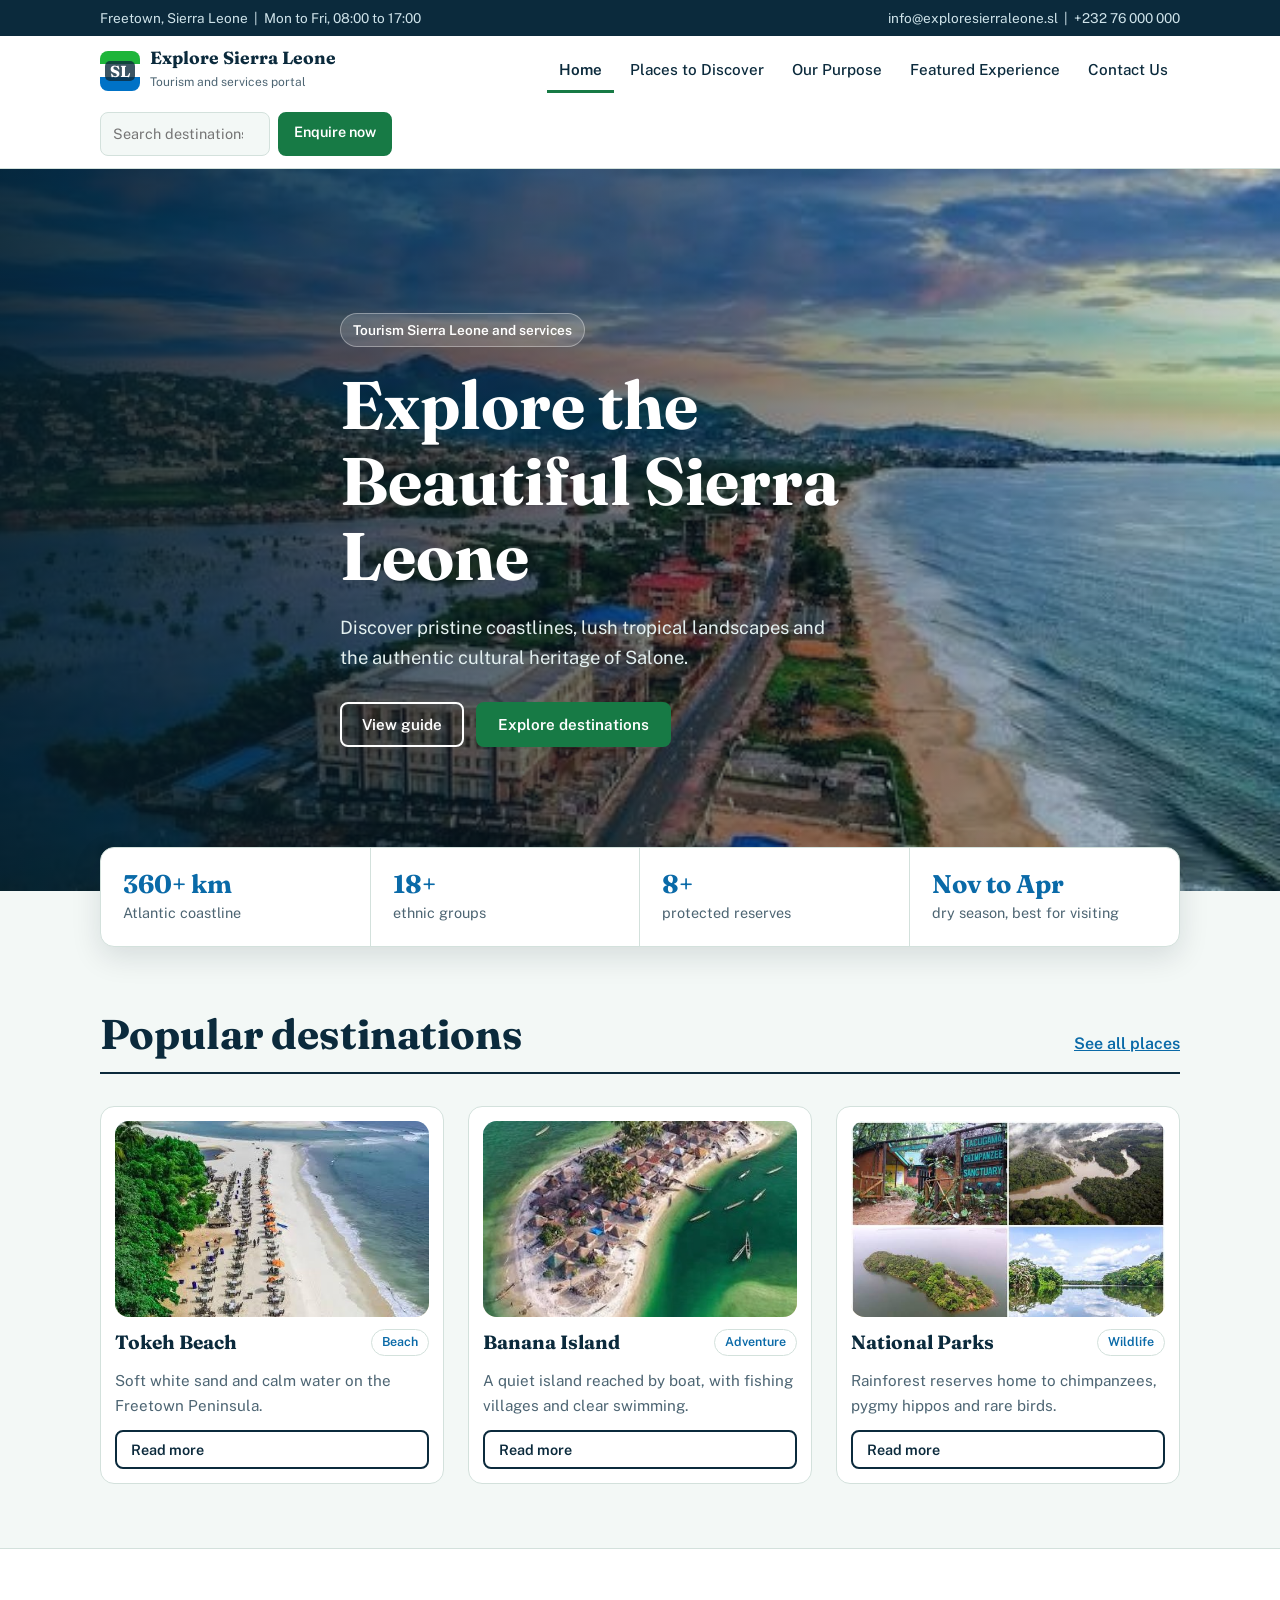
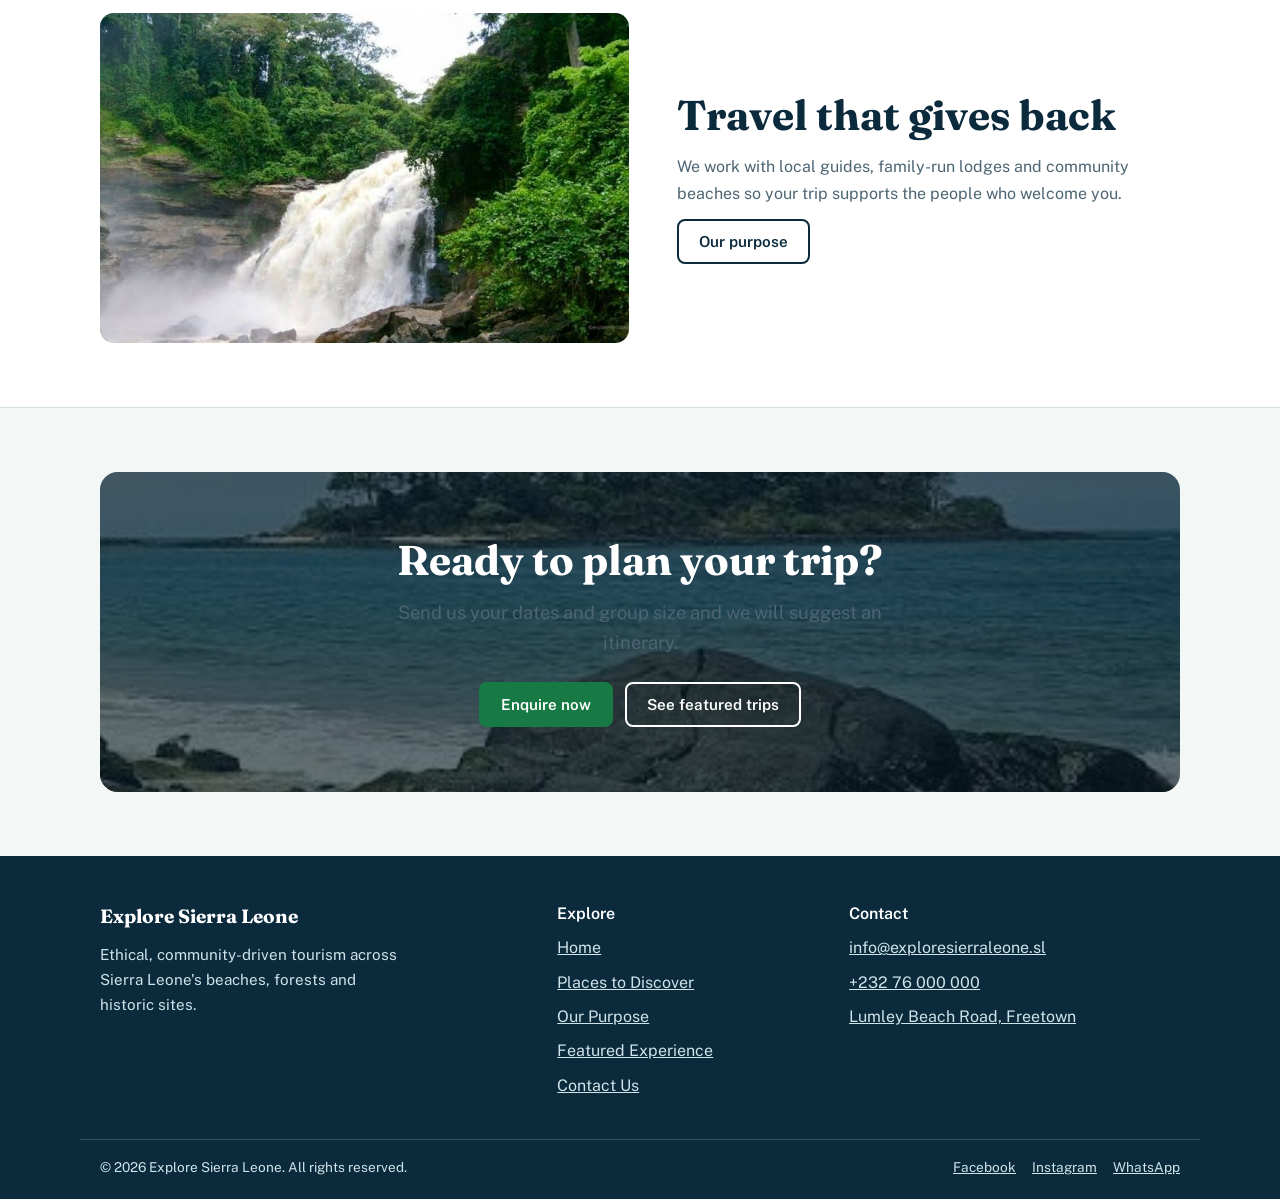
<file: index.html>
<!DOCTYPE html>
<html lang="en"><head><meta charset="utf-8"><meta name="viewport" content="width=device-width, initial-scale=1">
<title>Home | Explore Sierra Leone</title>
<link href="https://fonts.googleapis.com/css2?family=Fraunces:opsz,wght@9..144,600;9..144,700&family=Public+Sans:wght@400;500;600&display=swap" rel="stylesheet">
<link rel="stylesheet" href="style.css"></head><body>
<div class="top"><div class="wrap"><span>Freetown, Sierra Leone &nbsp;|&nbsp; Mon to Fri, 08:00 to 17:00</span><span>info@exploresierraleone.sl &nbsp;|&nbsp; +232 76 000 000</span></div></div><header><div class="bar"><a class="brand" href="index.html" aria-label="Explore Sierra Leone home"><span class="logo"><span>SL</span></span><span><b>Explore Sierra Leone</b><small>Tourism and services portal</small></span></a>
<nav aria-label="Main"><a href="index.html" aria-current="page">Home</a><a href="places.html">Places to Discover</a><a href="purpose.html">Our Purpose</a><a href="featured.html">Featured Experience</a><a href="contact.html">Contact Us</a></nav>
<div class="tools"><input class="search" id="q" type="search" placeholder="Search destinations" aria-label="Search destinations"><a class="btn solid sm" href="contact.html">Enquire now</a></div></div></header>
<main><section class="hero2"><figure class="ph scene herobg "><img src="images/hero.jpg" alt="Sierra Leone coastline" loading="lazy" onerror="this.remove()"><span class="hint">Add photo: images/hero.jpg</span></figure><div class="shade"></div><div class="hc"><div class="wrap"><span class="tag">Tourism Sierra Leone and services</span><h1>Explore the Beautiful Sierra Leone</h1>
<p class="lead">Discover pristine coastlines, lush tropical landscapes and the authentic cultural heritage of Salone.</p><div class="cta"><a class="btn" href="purpose.html">View guide</a><a class="btn solid" href="places.html">Explore destinations</a></div></div></div></section>
<div class="wrap"><div class="quick"><div><b>360+ km</b><span>Atlantic coastline</span></div><div><b>18+</b><span>ethnic groups</span></div><div><b>8+</b><span>protected reserves</span></div><div><b>Nov to Apr</b><span>dry season, best for visiting</span></div></div></div>
<section><div class="wrap"><div class="head"><h2>Popular destinations</h2><a class="link" href="places.html">See all places</a></div><div class="grid"><article class="card"><figure class="ph scene ratio "><img src="images/tokeh-beach.jpg" alt="Tokeh Beach" loading="lazy" onerror="this.remove()"><span class="hint">Add photo: images/tokeh-beach.jpg</span></figure><div class="row"><h3>Tokeh Beach</h3><span class="badge">Beach</span></div><p>Soft white sand and calm water on the Freetown Peninsula.</p><a class="btn sm" href="places.html">Read more</a></article><article class="card"><figure class="ph scene ratio "><img src="images/banana-island.jpg" alt="Banana Island" loading="lazy" onerror="this.remove()"><span class="hint">Add photo: images/banana-island.jpg</span></figure><div class="row"><h3>Banana Island</h3><span class="badge">Adventure</span></div><p>A quiet island reached by boat, with fishing villages and clear swimming.</p><a class="btn sm" href="places.html">Read more</a></article><article class="card"><figure class="ph scene ratio "><img src="images/national-parks.jpg" alt="National Parks" loading="lazy" onerror="this.remove()"><span class="hint">Add photo: images/national-parks.jpg</span></figure><div class="row"><h3>National Parks</h3><span class="badge">Wildlife</span></div><p>Rainforest reserves home to chimpanzees, pygmy hippos and rare birds.</p><a class="btn sm" href="places.html">Read more</a></article></div></div></section>
<section class="surf"><div class="wrap two"><figure class="ph scene ratio "><img src="images/home-about.jpg" alt="Waterfall in a Sierra Leone forest" loading="lazy" onerror="this.remove()"><span class="hint">Add photo: images/home-about.jpg</span></figure><div><h2>Travel that gives back</h2><p class="txt" style="margin-top:16px">We work with local guides, family-run lodges and community beaches so your trip supports the people who welcome you.</p><a class="btn" href="purpose.html">Our purpose</a></div></div></section>
<section><div class="wrap"><div class="cta2"><figure class="ph scene herobg "><img src="images/home-cta.jpg" alt="Rocky coast and island" loading="lazy" onerror="this.remove()"><span class="hint">Add photo: images/home-cta.jpg</span></figure><div class="shade"></div><div class="hc"><div><h2>Ready to plan your trip?</h2><p class="lead" style="margin:14px auto 24px">Send us your dates and group size and we will suggest an itinerary.</p><div class="cta"><a class="btn solid" href="contact.html">Enquire now</a><a class="btn" href="featured.html">See featured trips</a></div></div></div></div></div></section></main>
<footer><div class="wrap fgrid"><div><b>Explore Sierra Leone</b><p>Ethical, community-driven tourism across Sierra Leone's beaches, forests and historic sites.</p></div>
<div><h4>Explore</h4><a href="index.html">Home</a><a href="places.html">Places to Discover</a><a href="purpose.html">Our Purpose</a><a href="featured.html">Featured Experience</a><a href="contact.html">Contact Us</a></div>
<div><h4>Contact</h4><a href="#">info@exploresierraleone.sl</a><a href="#">+232 76 000 000</a><a href="#">Lumley Beach Road, Freetown</a></div></div>
<div class="wrap fbot" style="display:flex;justify-content:space-between;flex-wrap:wrap;gap:8px"><span>&copy; 2026 Explore Sierra Leone. All rights reserved.</span><span><a href="#">Facebook</a><a href="#">Instagram</a><a href="#">WhatsApp</a></span></div></footer>
<script src="script.js"></script></body></html>
</file>
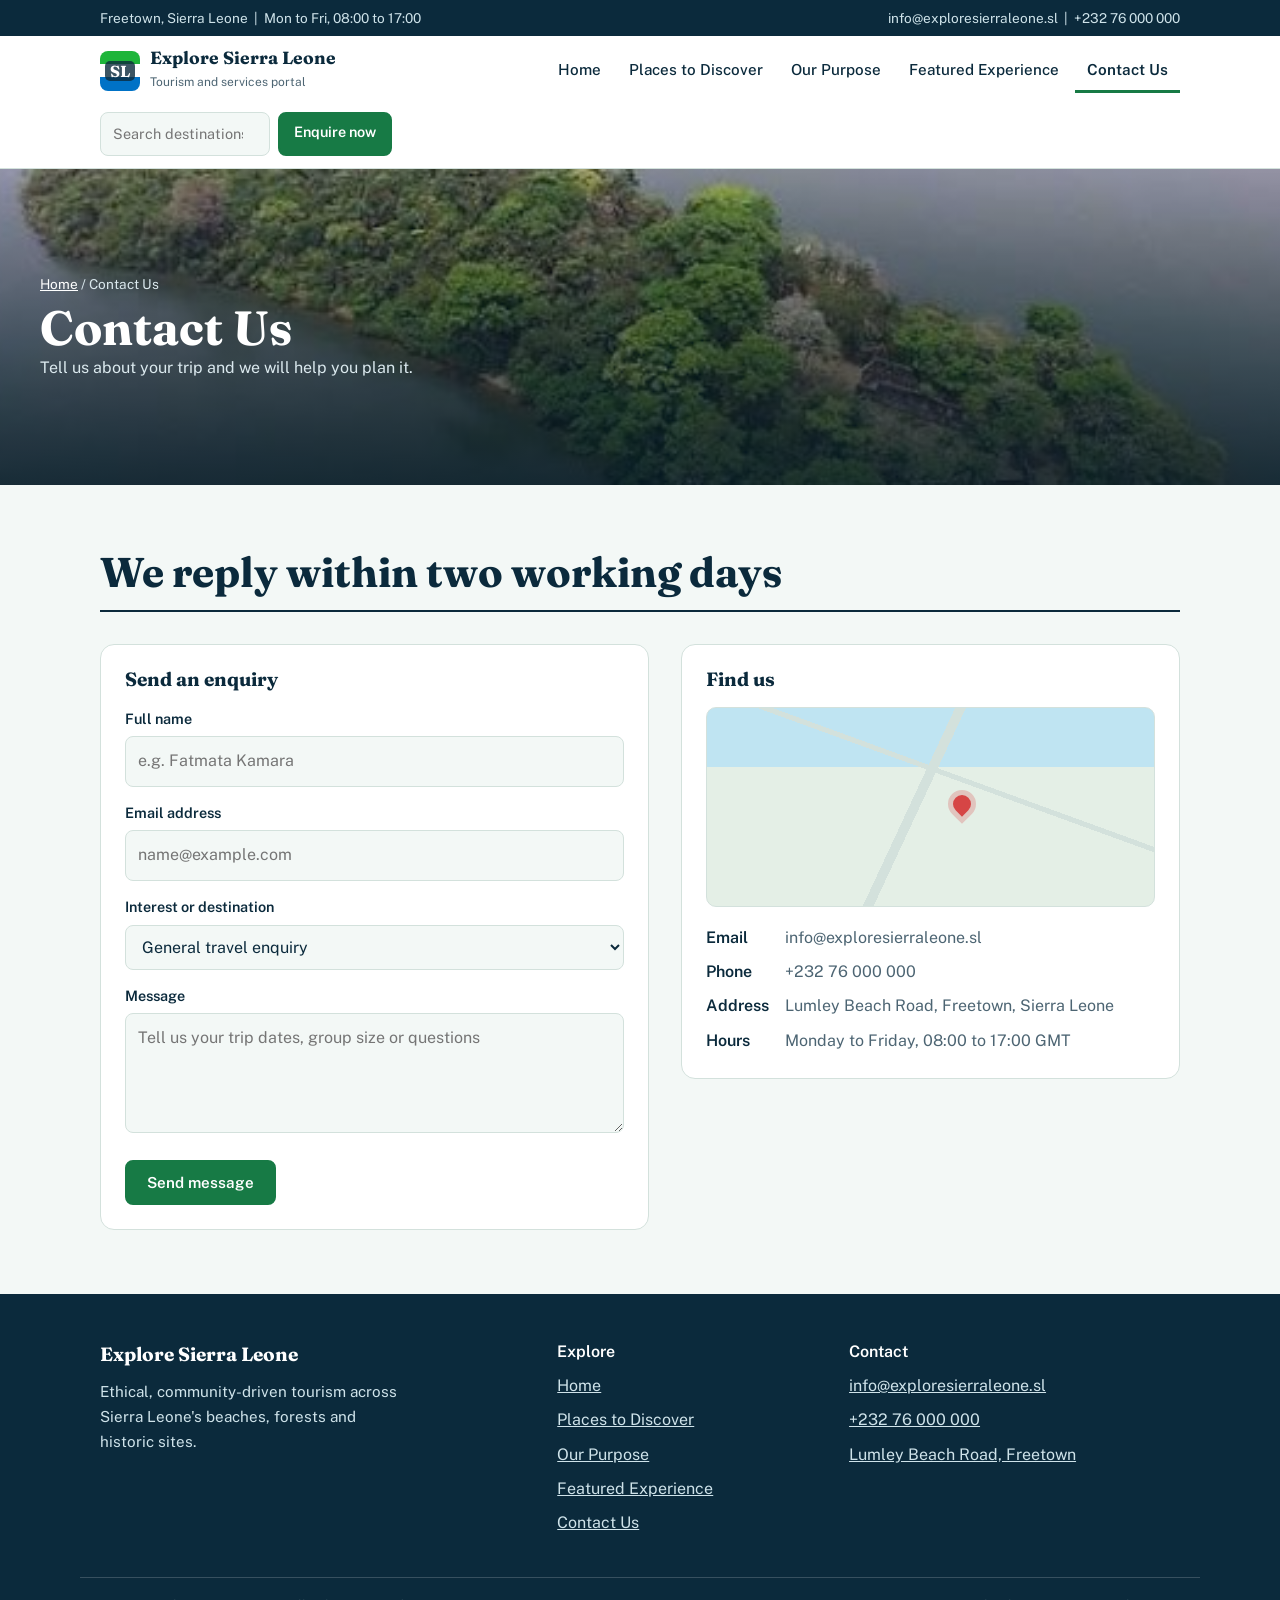
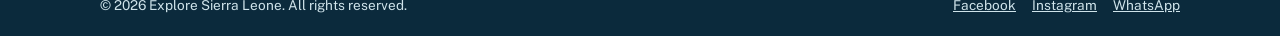
<file: contact.html>
<!DOCTYPE html>
<html lang="en"><head><meta charset="utf-8"><meta name="viewport" content="width=device-width, initial-scale=1">
<title>Contact Us | Explore Sierra Leone</title>
<link href="https://fonts.googleapis.com/css2?family=Fraunces:opsz,wght@9..144,600;9..144,700&family=Public+Sans:wght@400;500;600&display=swap" rel="stylesheet">
<link rel="stylesheet" href="style.css"></head><body>
<div class="top"><div class="wrap"><span>Freetown, Sierra Leone &nbsp;|&nbsp; Mon to Fri, 08:00 to 17:00</span><span>info@exploresierraleone.sl &nbsp;|&nbsp; +232 76 000 000</span></div></div><header><div class="bar"><a class="brand" href="index.html" aria-label="Explore Sierra Leone home"><span class="logo"><span>SL</span></span><span><b>Explore Sierra Leone</b><small>Tourism and services portal</small></span></a>
<nav aria-label="Main"><a href="index.html">Home</a><a href="places.html">Places to Discover</a><a href="purpose.html">Our Purpose</a><a href="featured.html">Featured Experience</a><a href="contact.html" aria-current="page">Contact Us</a></nav>
<div class="tools"><input class="search" id="q" type="search" placeholder="Search destinations" aria-label="Search destinations"><a class="btn solid sm" href="contact.html">Enquire now</a></div></div></header>
<main><section class="banner"><figure class="ph scene herobg "><img src="images/banner-contact.jpg" alt="Contact Us banner" loading="lazy" onerror="this.remove()"><span class="hint">Add photo: images/banner-contact.jpg</span></figure><div class="shade"></div><div class="hc"><div class="wrap"><p class="crumb"><a href="index.html">Home</a> / Contact Us</p><h1>Contact Us</h1><p>Tell us about your trip and we will help you plan it.</p></div></div></section><section><div class="wrap"><div class="head"><h2>We reply within two working days</h2></div><div class="cgrid">
<form class="panel" id="form" novalidate><h3>Send an enquiry</h3>
<label for="n">Full name</label><input id="n" placeholder="e.g. Fatmata Kamara" required autocomplete="name">
<label for="e">Email address</label><input id="e" type="email" placeholder="name@example.com" required autocomplete="email">
<label for="t">Interest or destination</label><select id="t"><option>General travel enquiry</option><option>Tokeh Beach</option><option>Banana Island</option><option>Bureh Beach</option><option>National Parks</option><option>River No. 2 Beach</option><option>Bunce Island</option></select>
<label for="m">Message</label><textarea id="m" placeholder="Tell us your trip dates, group size or questions" required></textarea>
<div style="margin-top:18px"><button class="btn solid" type="submit">Send message</button></div>
<p class="ok" id="ok" role="status">Thank you. We have your enquiry and will reply within two working days.</p></form>
<div class="panel"><h3>Find us</h3><div class="map" role="img" aria-label="Map showing the office in Freetown"></div>
<dl><dt>Email</dt><dd>info@exploresierraleone.sl</dd><dt>Phone</dt><dd>+232 76 000 000</dd><dt>Address</dt><dd>Lumley Beach Road, Freetown, Sierra Leone</dd><dt>Hours</dt><dd>Monday to Friday, 08:00 to 17:00 GMT</dd></dl></div></div></div></section></main>
<footer><div class="wrap fgrid"><div><b>Explore Sierra Leone</b><p>Ethical, community-driven tourism across Sierra Leone's beaches, forests and historic sites.</p></div>
<div><h4>Explore</h4><a href="index.html">Home</a><a href="places.html">Places to Discover</a><a href="purpose.html">Our Purpose</a><a href="featured.html">Featured Experience</a><a href="contact.html">Contact Us</a></div>
<div><h4>Contact</h4><a href="#">info@exploresierraleone.sl</a><a href="#">+232 76 000 000</a><a href="#">Lumley Beach Road, Freetown</a></div></div>
<div class="wrap fbot" style="display:flex;justify-content:space-between;flex-wrap:wrap;gap:8px"><span>&copy; 2026 Explore Sierra Leone. All rights reserved.</span><span><a href="#">Facebook</a><a href="#">Instagram</a><a href="#">WhatsApp</a></span></div></footer>
<script src="script.js"></script></body></html>
</file>
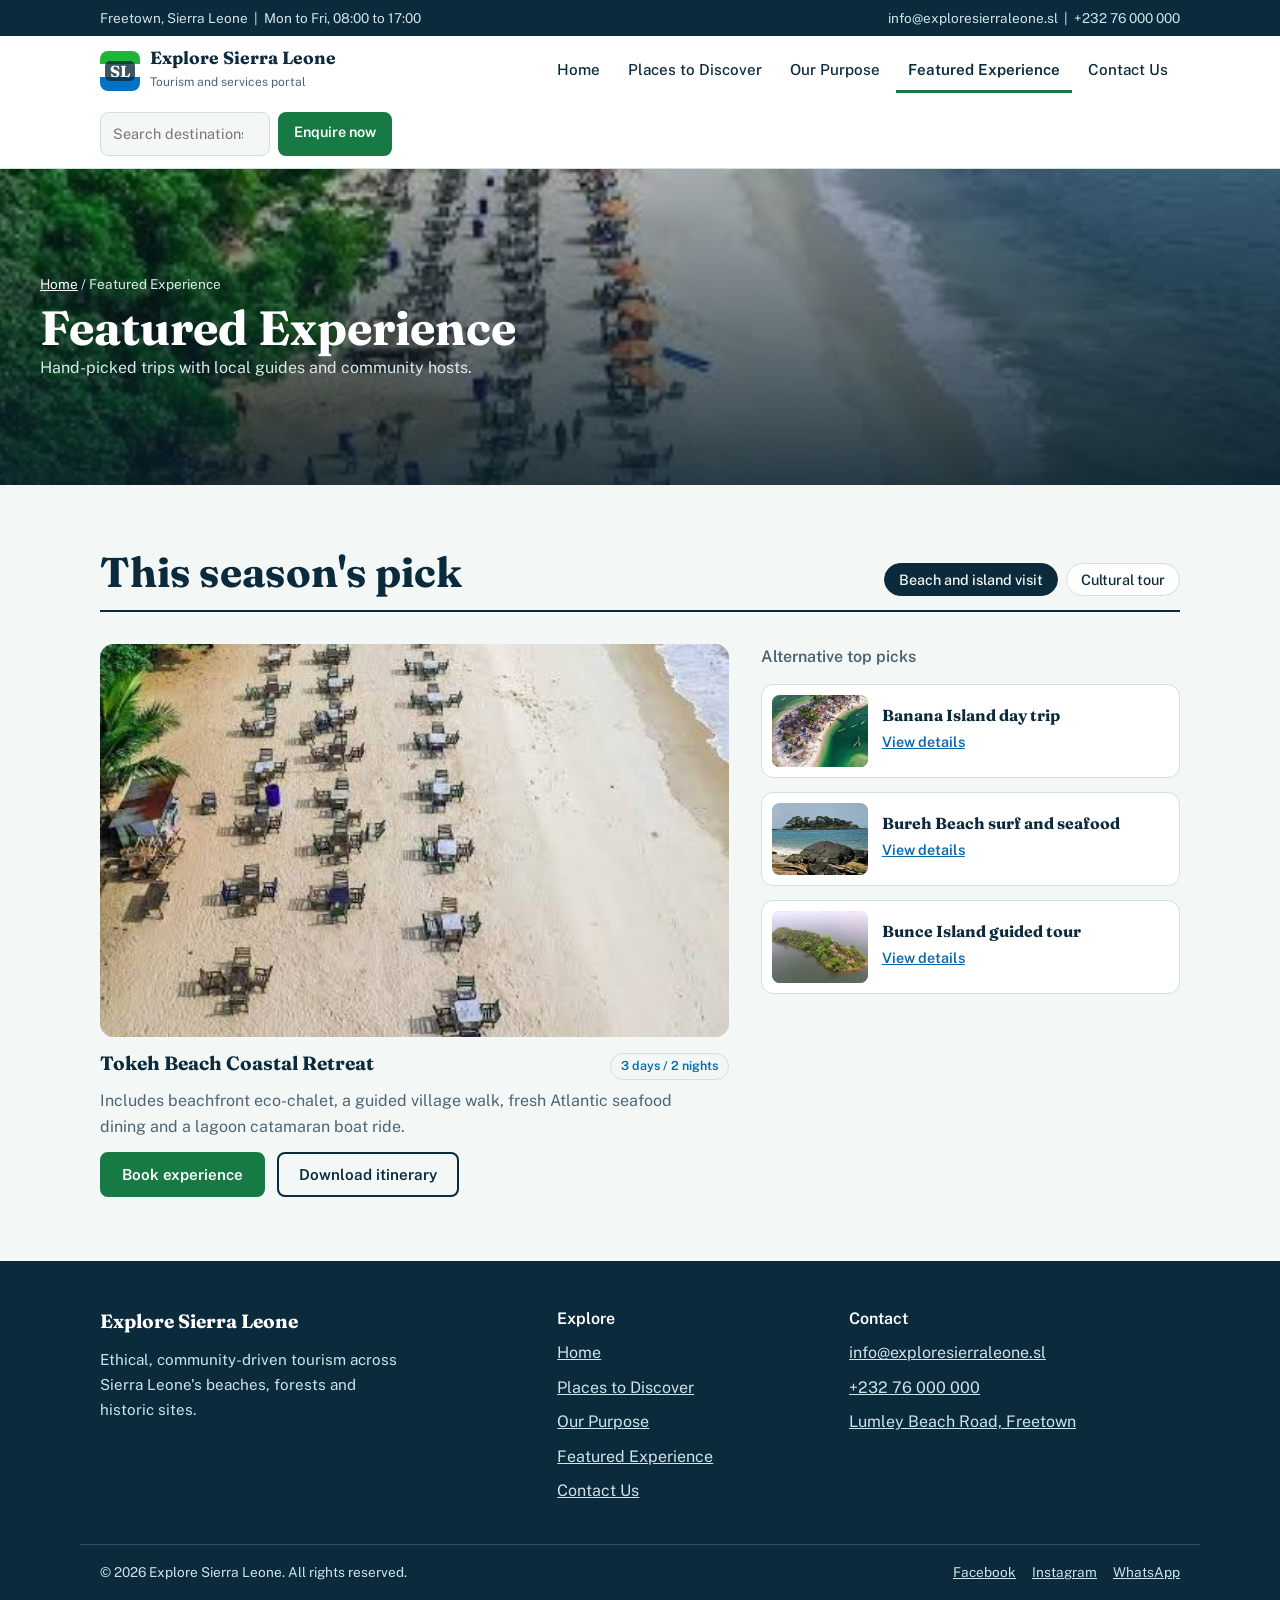
<file: featured.html>
<!DOCTYPE html>
<html lang="en"><head><meta charset="utf-8"><meta name="viewport" content="width=device-width, initial-scale=1">
<title>Featured Experience | Explore Sierra Leone</title>
<link href="https://fonts.googleapis.com/css2?family=Fraunces:opsz,wght@9..144,600;9..144,700&family=Public+Sans:wght@400;500;600&display=swap" rel="stylesheet">
<link rel="stylesheet" href="style.css"></head><body>
<div class="top"><div class="wrap"><span>Freetown, Sierra Leone &nbsp;|&nbsp; Mon to Fri, 08:00 to 17:00</span><span>info@exploresierraleone.sl &nbsp;|&nbsp; +232 76 000 000</span></div></div><header><div class="bar"><a class="brand" href="index.html" aria-label="Explore Sierra Leone home"><span class="logo"><span>SL</span></span><span><b>Explore Sierra Leone</b><small>Tourism and services portal</small></span></a>
<nav aria-label="Main"><a href="index.html">Home</a><a href="places.html">Places to Discover</a><a href="purpose.html">Our Purpose</a><a href="featured.html" aria-current="page">Featured Experience</a><a href="contact.html">Contact Us</a></nav>
<div class="tools"><input class="search" id="q" type="search" placeholder="Search destinations" aria-label="Search destinations"><a class="btn solid sm" href="contact.html">Enquire now</a></div></div></header>
<main><section class="banner"><figure class="ph scene herobg "><img src="images/banner-featured.jpg" alt="Featured Experience banner" loading="lazy" onerror="this.remove()"><span class="hint">Add photo: images/banner-featured.jpg</span></figure><div class="shade"></div><div class="hc"><div class="wrap"><p class="crumb"><a href="index.html">Home</a> / Featured Experience</p><h1>Featured Experience</h1><p>Hand-picked trips with local guides and community hosts.</p></div></div></section><section><div class="wrap"><div class="head"><h2>This season's pick</h2><div class="filters"><button aria-pressed="true" disabled>Beach and island visit</button><button aria-pressed="false" disabled>Cultural tour</button></div></div>
<div class="feat"><article><figure class="ph scene ratio"><img src="images/featured-tokeh.jpg" alt="Tokeh Beach" loading="lazy" onerror="this.remove()"><span class="hint">Add photo: images/featured-tokeh.jpg</span></figure>
<div class="meta"><h3>Tokeh Beach Coastal Retreat</h3><span class="badge">3 days / 2 nights</span></div>
<p class="txt">Includes beachfront eco-chalet, a guided village walk, fresh Atlantic seafood dining and a lagoon catamaran boat ride.</p>
<div class="cta"><a class="btn solid" href="contact.html">Book experience</a><a class="btn" href="contact.html">Download itinerary</a></div></article>
<aside><p class="side">Alternative top picks</p>
<div class="pick"><figure class="ph scene island"><img src="images/banana-island.jpg" alt="Banana Island" loading="lazy" onerror="this.remove()"><span class="hint">Add photo: images/banana-island.jpg</span></figure><div><h3>Banana Island day trip</h3><a href="contact.html">View details</a></div></div>
<div class="pick"><figure class="ph scene "><img src="images/bureh-beach.jpg" alt="Bureh Beach" loading="lazy" onerror="this.remove()"><span class="hint">Add photo: images/bureh-beach.jpg</span></figure><div><h3>Bureh Beach surf and seafood</h3><a href="contact.html">View details</a></div></div>
<div class="pick"><figure class="ph scene history"><img src="images/bunce-island.jpg" alt="Bunce Island" loading="lazy" onerror="this.remove()"><span class="hint">Add photo: images/bunce-island.jpg</span></figure><div><h3>Bunce Island guided tour</h3><a href="contact.html">View details</a></div></div></aside></div></div></section></main>
<footer><div class="wrap fgrid"><div><b>Explore Sierra Leone</b><p>Ethical, community-driven tourism across Sierra Leone's beaches, forests and historic sites.</p></div>
<div><h4>Explore</h4><a href="index.html">Home</a><a href="places.html">Places to Discover</a><a href="purpose.html">Our Purpose</a><a href="featured.html">Featured Experience</a><a href="contact.html">Contact Us</a></div>
<div><h4>Contact</h4><a href="#">info@exploresierraleone.sl</a><a href="#">+232 76 000 000</a><a href="#">Lumley Beach Road, Freetown</a></div></div>
<div class="wrap fbot" style="display:flex;justify-content:space-between;flex-wrap:wrap;gap:8px"><span>&copy; 2026 Explore Sierra Leone. All rights reserved.</span><span><a href="#">Facebook</a><a href="#">Instagram</a><a href="#">WhatsApp</a></span></div></footer>
<script src="script.js"></script></body></html>
</file>
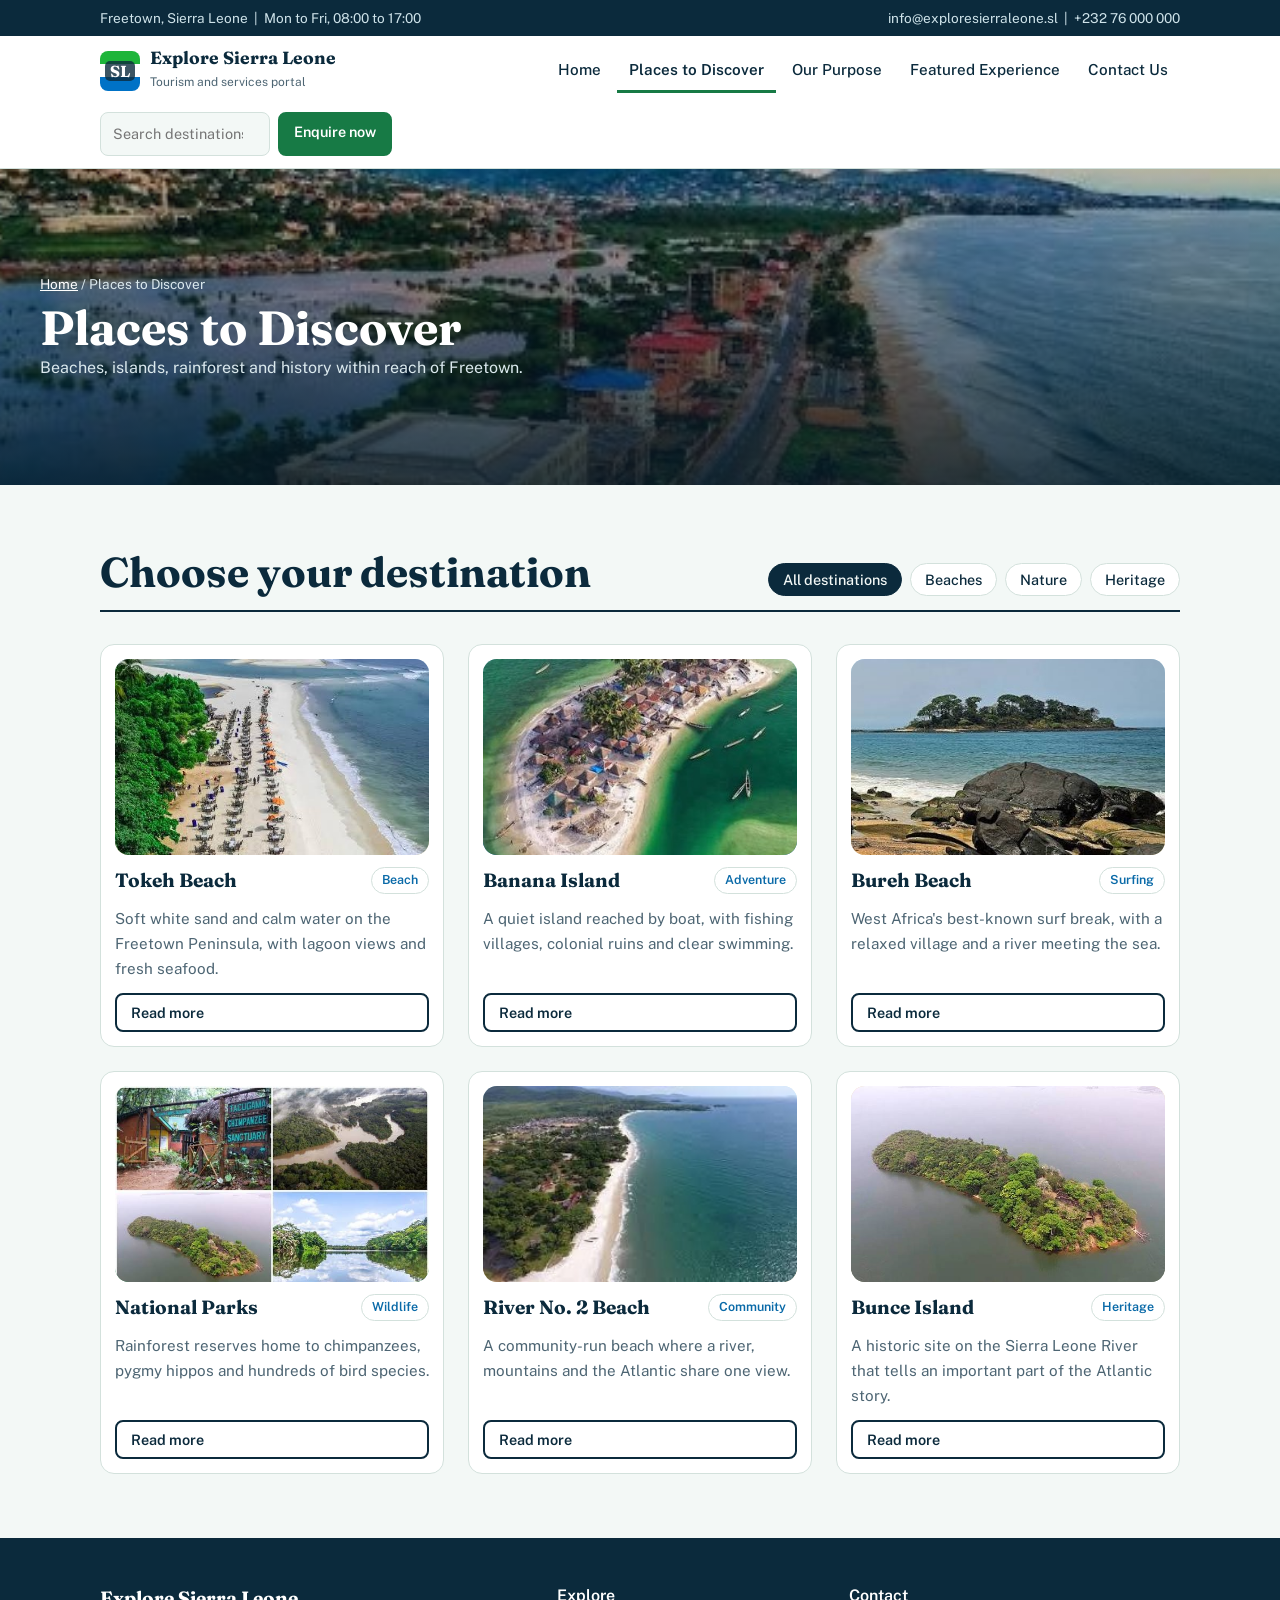
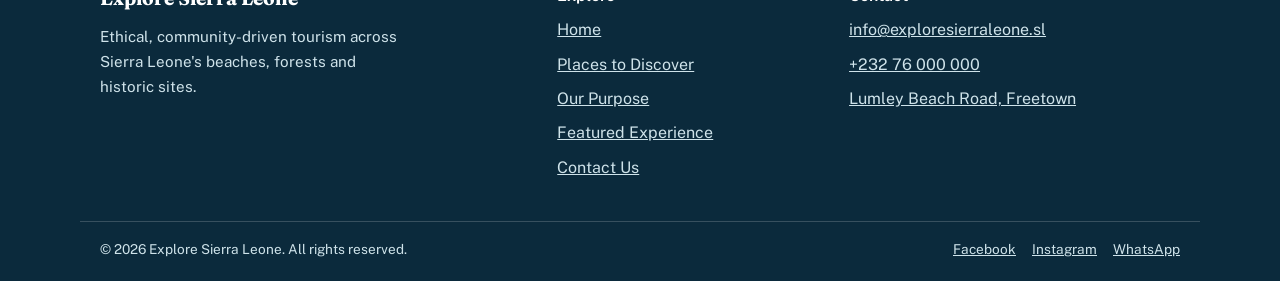
<file: places.html>
<!DOCTYPE html>
<html lang="en"><head><meta charset="utf-8"><meta name="viewport" content="width=device-width, initial-scale=1">
<title>Places to Discover | Explore Sierra Leone</title>
<link href="https://fonts.googleapis.com/css2?family=Fraunces:opsz,wght@9..144,600;9..144,700&family=Public+Sans:wght@400;500;600&display=swap" rel="stylesheet">
<link rel="stylesheet" href="style.css"></head><body>
<div class="top"><div class="wrap"><span>Freetown, Sierra Leone &nbsp;|&nbsp; Mon to Fri, 08:00 to 17:00</span><span>info@exploresierraleone.sl &nbsp;|&nbsp; +232 76 000 000</span></div></div><header><div class="bar"><a class="brand" href="index.html" aria-label="Explore Sierra Leone home"><span class="logo"><span>SL</span></span><span><b>Explore Sierra Leone</b><small>Tourism and services portal</small></span></a>
<nav aria-label="Main"><a href="index.html">Home</a><a href="places.html" aria-current="page">Places to Discover</a><a href="purpose.html">Our Purpose</a><a href="featured.html">Featured Experience</a><a href="contact.html">Contact Us</a></nav>
<div class="tools"><input class="search" id="q" type="search" placeholder="Search destinations" aria-label="Search destinations"><a class="btn solid sm" href="contact.html">Enquire now</a></div></div></header>
<main><section class="banner"><figure class="ph scene herobg "><img src="images/banner-places.jpg" alt="Places to Discover banner" loading="lazy" onerror="this.remove()"><span class="hint">Add photo: images/banner-places.jpg</span></figure><div class="shade"></div><div class="hc"><div class="wrap"><p class="crumb"><a href="index.html">Home</a> / Places to Discover</p><h1>Places to Discover</h1><p>Beaches, islands, rainforest and history within reach of Freetown.</p></div></div></section><section><div class="wrap"><div class="head"><h2>Choose your destination</h2><div class="filters" role="group" aria-label="Filter places">
<button aria-pressed="true" data-f="all">All destinations</button><button aria-pressed="false" data-f="beach">Beaches</button><button aria-pressed="false" data-f="nature">Nature</button><button aria-pressed="false" data-f="culture">Heritage</button></div></div>
<div class="grid" id="cards"><article class="card" data-c="beach"><figure class="ph scene  ratio"><img src="images/tokeh-beach.jpg" alt="Tokeh Beach" loading="lazy" onerror="this.remove()"><span class="hint">Add photo: images/tokeh-beach.jpg</span></figure><div class="row"><h3>Tokeh Beach</h3><span class="badge">Beach</span></div><p>Soft white sand and calm water on the Freetown Peninsula, with lagoon views and fresh seafood.</p><a class="btn sm" href="contact.html">Read more</a></article><article class="card" data-c="culture beach"><figure class="ph scene island ratio"><img src="images/banana-island.jpg" alt="Banana Island" loading="lazy" onerror="this.remove()"><span class="hint">Add photo: images/banana-island.jpg</span></figure><div class="row"><h3>Banana Island</h3><span class="badge">Adventure</span></div><p>A quiet island reached by boat, with fishing villages, colonial ruins and clear swimming.</p><a class="btn sm" href="contact.html">Read more</a></article><article class="card" data-c="beach"><figure class="ph scene  ratio"><img src="images/bureh-beach.jpg" alt="Bureh Beach" loading="lazy" onerror="this.remove()"><span class="hint">Add photo: images/bureh-beach.jpg</span></figure><div class="row"><h3>Bureh Beach</h3><span class="badge">Surfing</span></div><p>West Africa's best-known surf break, with a relaxed village and a river meeting the sea.</p><a class="btn sm" href="contact.html">Read more</a></article><article class="card" data-c="nature"><figure class="ph scene green ratio"><img src="images/national-parks.jpg" alt="National Parks" loading="lazy" onerror="this.remove()"><span class="hint">Add photo: images/national-parks.jpg</span></figure><div class="row"><h3>National Parks</h3><span class="badge">Wildlife</span></div><p>Rainforest reserves home to chimpanzees, pygmy hippos and hundreds of bird species.</p><a class="btn sm" href="contact.html">Read more</a></article><article class="card" data-c="beach"><figure class="ph scene  ratio"><img src="images/river-no-2-beach.jpg" alt="River No. 2 Beach" loading="lazy" onerror="this.remove()"><span class="hint">Add photo: images/river-no-2-beach.jpg</span></figure><div class="row"><h3>River No. 2 Beach</h3><span class="badge">Community</span></div><p>A community-run beach where a river, mountains and the Atlantic share one view.</p><a class="btn sm" href="contact.html">Read more</a></article><article class="card" data-c="culture"><figure class="ph scene history ratio"><img src="images/bunce-island.jpg" alt="Bunce Island" loading="lazy" onerror="this.remove()"><span class="hint">Add photo: images/bunce-island.jpg</span></figure><div class="row"><h3>Bunce Island</h3><span class="badge">Heritage</span></div><p>A historic site on the Sierra Leone River that tells an important part of the Atlantic story.</p><a class="btn sm" href="contact.html">Read more</a></article></div><p id="none" style="display:none;margin-top:24px;color:var(--muted)">No destinations match your search. Try a different name or choose All destinations.</p></div></section></main>
<footer><div class="wrap fgrid"><div><b>Explore Sierra Leone</b><p>Ethical, community-driven tourism across Sierra Leone's beaches, forests and historic sites.</p></div>
<div><h4>Explore</h4><a href="index.html">Home</a><a href="places.html">Places to Discover</a><a href="purpose.html">Our Purpose</a><a href="featured.html">Featured Experience</a><a href="contact.html">Contact Us</a></div>
<div><h4>Contact</h4><a href="#">info@exploresierraleone.sl</a><a href="#">+232 76 000 000</a><a href="#">Lumley Beach Road, Freetown</a></div></div>
<div class="wrap fbot" style="display:flex;justify-content:space-between;flex-wrap:wrap;gap:8px"><span>&copy; 2026 Explore Sierra Leone. All rights reserved.</span><span><a href="#">Facebook</a><a href="#">Instagram</a><a href="#">WhatsApp</a></span></div></footer>
<script src="script.js"></script></body></html>
</file>
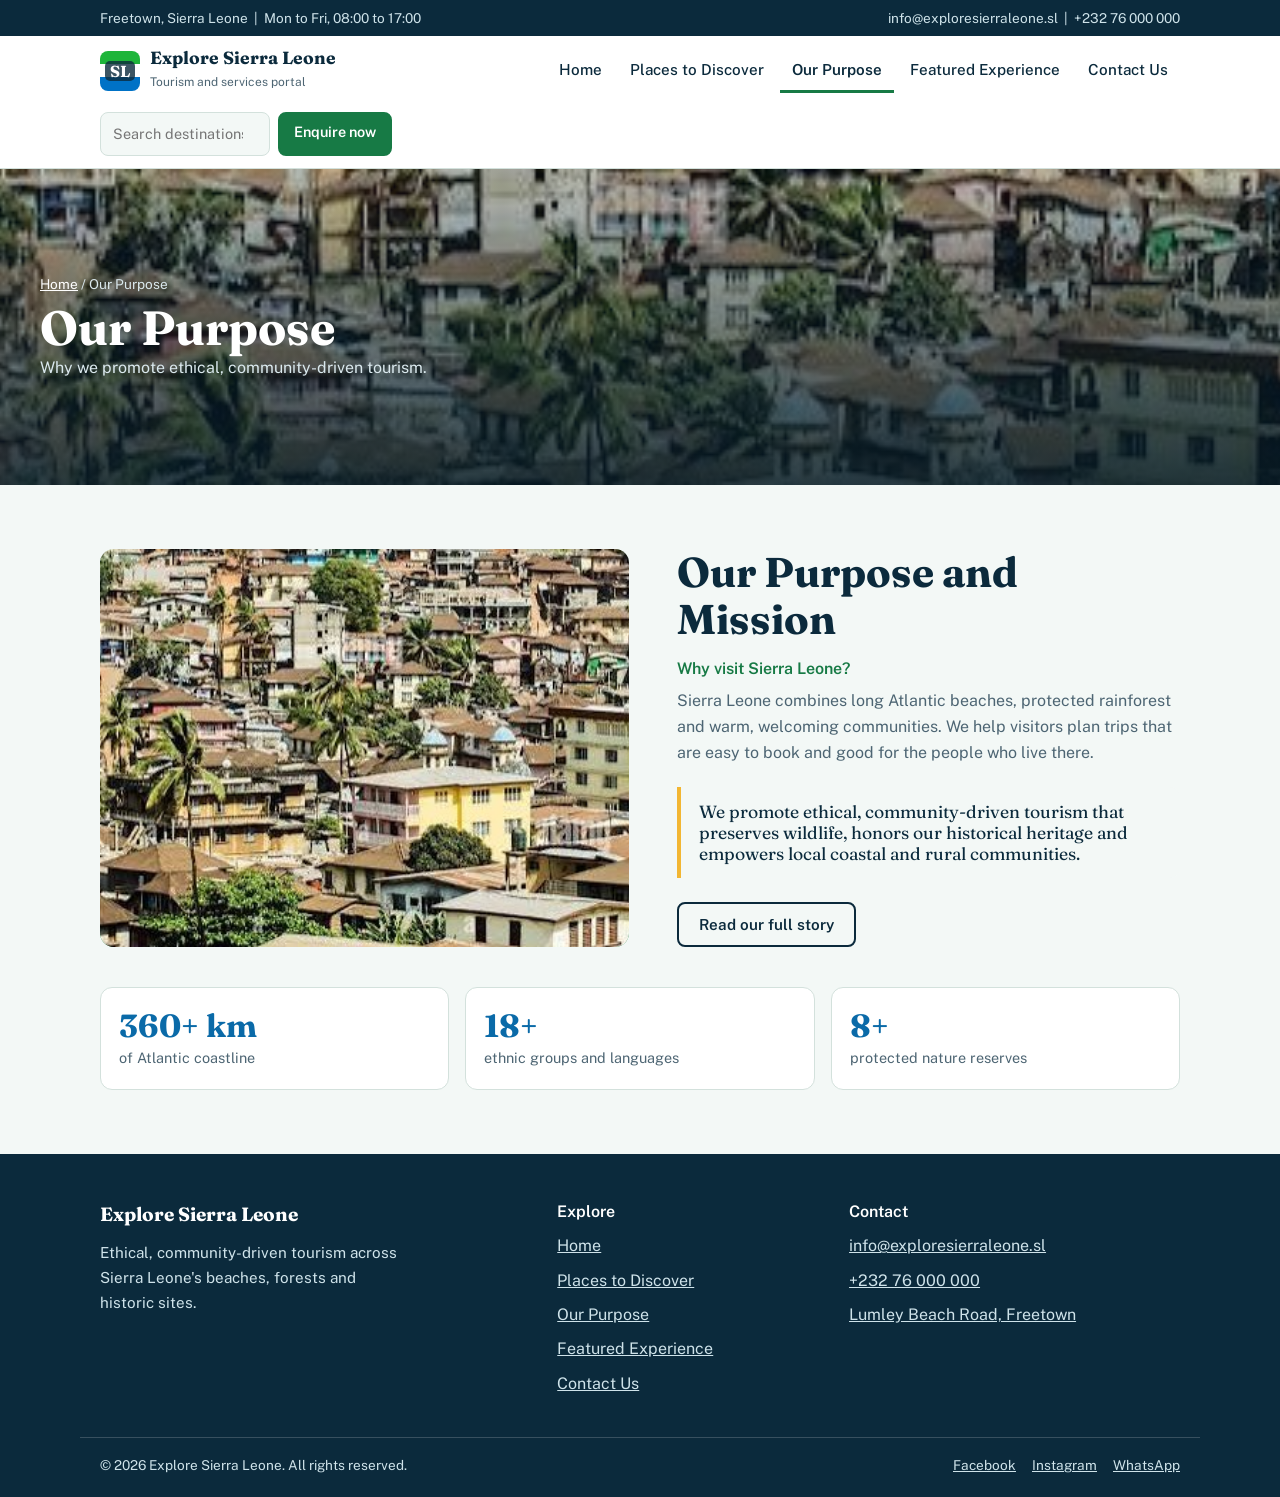
<file: purpose.html>
<!DOCTYPE html>
<html lang="en"><head><meta charset="utf-8"><meta name="viewport" content="width=device-width, initial-scale=1">
<title>Our Purpose | Explore Sierra Leone</title>
<link href="https://fonts.googleapis.com/css2?family=Fraunces:opsz,wght@9..144,600;9..144,700&family=Public+Sans:wght@400;500;600&display=swap" rel="stylesheet">
<link rel="stylesheet" href="style.css"></head><body>
<div class="top"><div class="wrap"><span>Freetown, Sierra Leone &nbsp;|&nbsp; Mon to Fri, 08:00 to 17:00</span><span>info@exploresierraleone.sl &nbsp;|&nbsp; +232 76 000 000</span></div></div><header><div class="bar"><a class="brand" href="index.html" aria-label="Explore Sierra Leone home"><span class="logo"><span>SL</span></span><span><b>Explore Sierra Leone</b><small>Tourism and services portal</small></span></a>
<nav aria-label="Main"><a href="index.html">Home</a><a href="places.html">Places to Discover</a><a href="purpose.html" aria-current="page">Our Purpose</a><a href="featured.html">Featured Experience</a><a href="contact.html">Contact Us</a></nav>
<div class="tools"><input class="search" id="q" type="search" placeholder="Search destinations" aria-label="Search destinations"><a class="btn solid sm" href="contact.html">Enquire now</a></div></div></header>
<main><section class="banner"><figure class="ph scene herobg "><img src="images/banner-purpose.jpg" alt="Our Purpose banner" loading="lazy" onerror="this.remove()"><span class="hint">Add photo: images/banner-purpose.jpg</span></figure><div class="shade"></div><div class="hc"><div class="wrap"><p class="crumb"><a href="index.html">Home</a> / Our Purpose</p><h1>Our Purpose</h1><p>Why we promote ethical, community-driven tourism.</p></div></div></section><section><div class="wrap two"><figure class="ph scene green" style="min-height:340px;height:100%"><img src="images/purpose.jpg" alt="Freetown hillside community" loading="lazy" onerror="this.remove()"><span class="hint">Add photo: images/purpose.jpg</span></figure>
<div><h2>Our Purpose and Mission</h2><h3 class="sub">Why visit Sierra Leone?</h3>
<p class="txt">Sierra Leone combines long Atlantic beaches, protected rainforest and warm, welcoming communities. We help visitors plan trips that are easy to book and good for the people who live there.</p>
<blockquote>We promote ethical, community-driven tourism that preserves wildlife, honors our historical heritage and empowers local coastal and rural communities.</blockquote>
<a class="btn" href="contact.html">Read our full story</a></div></div>
<div class="wrap"><div class="stats"><div class="stat"><b>360+ km</b><span>of Atlantic coastline</span></div><div class="stat"><b>18+</b><span>ethnic groups and languages</span></div><div class="stat"><b>8+</b><span>protected nature reserves</span></div></div></div></section></main>
<footer><div class="wrap fgrid"><div><b>Explore Sierra Leone</b><p>Ethical, community-driven tourism across Sierra Leone's beaches, forests and historic sites.</p></div>
<div><h4>Explore</h4><a href="index.html">Home</a><a href="places.html">Places to Discover</a><a href="purpose.html">Our Purpose</a><a href="featured.html">Featured Experience</a><a href="contact.html">Contact Us</a></div>
<div><h4>Contact</h4><a href="#">info@exploresierraleone.sl</a><a href="#">+232 76 000 000</a><a href="#">Lumley Beach Road, Freetown</a></div></div>
<div class="wrap fbot" style="display:flex;justify-content:space-between;flex-wrap:wrap;gap:8px"><span>&copy; 2026 Explore Sierra Leone. All rights reserved.</span><span><a href="#">Facebook</a><a href="#">Instagram</a><a href="#">WhatsApp</a></span></div></footer>
<script src="script.js"></script></body></html>
</file>
<file: style.css>
:root{--ink:#0b2a3c;--muted:#4d6573;--bg:#f3f8f6;--surface:#fff;--line:#d3e1dc;--sea:#0a6aa8;--palm:#177a45;--sun:#f2b632;--ha:#bfe4f2;--hb:#e8f5ee;--serif:"Fraunces",Georgia,serif;--sans:"Public Sans",system-ui,-apple-system,"Segoe UI",Arial,sans-serif}
@media(prefers-color-scheme:dark){:root{--ink:#e8f2f0;--muted:#9db4bd;--bg:#0a1a24;--surface:#102837;--line:#20404f;--sea:#5bb6ea;--palm:#4fcf8a;--ha:#12384d;--hb:#0f2f2a;color-scheme:dark}}
*,*::before,*::after{box-sizing:border-box}
html{scroll-behavior:smooth}
body{margin:0;background:var(--bg);color:var(--ink);font:400 1rem/1.65 var(--sans)}
h1,h2,h3{font-family:var(--serif);line-height:1.12;margin:0}
h1{font-size:clamp(2.4rem,6vw,4.2rem)}h2{font-size:clamp(1.8rem,3.6vw,2.6rem)}h3{font-size:1.2rem}
p{margin:0}a{color:inherit}:focus-visible{outline:3px solid var(--sea);outline-offset:3px}
.wrap{max-width:1120px;margin:0 auto;padding:0 20px}
section{padding:64px 0}
header{position:sticky;top:0;z-index:20;background:var(--surface);border-bottom:1px solid var(--line)}
.bar{display:flex;align-items:center;gap:18px;flex-wrap:wrap;padding:12px 20px;max-width:1120px;margin:0 auto}
.brand{display:flex;align-items:center;gap:10px;text-decoration:none;margin-right:auto}
.logo{width:40px;height:40px;border-radius:8px;display:grid;place-items:center;font:700 1rem var(--serif);color:#fff;background:linear-gradient(180deg,#1eb53a 33%,#fff 33% 66%,#0072c6 66%)}
.logo span{background:rgba(11,42,60,.8);border-radius:5px;padding:0 5px}
.brand b{font:700 1.1rem var(--serif);display:block;line-height:1.1}.brand small{color:var(--muted);font-size:.75rem}
nav{display:flex;gap:4px;flex-wrap:wrap}
nav a{text-decoration:none;font-weight:500;font-size:.95rem;padding:8px 12px;border-radius:8px}
nav a:hover{background:var(--bg)}nav a[aria-current]{border-bottom:3px solid var(--palm);border-radius:8px 8px 0 0;font-weight:600}
.tools{display:flex;gap:8px}
.search{font:inherit;font-size:.9rem;padding:9px 12px;border:1px solid var(--line);border-radius:8px;background:var(--bg);color:var(--ink);width:170px}
.btn{display:inline-block;font:600 .95rem var(--sans);text-decoration:none;padding:12px 20px;border-radius:8px;border:2px solid var(--ink);background:transparent;color:var(--ink);cursor:pointer}
.btn:hover{background:var(--bg)}.btn.solid{background:var(--palm);border-color:var(--palm);color:#fff}.btn.solid:hover{filter:brightness(1.1)}.btn.sm{padding:9px 14px;font-size:.9rem}
.scene{position:relative;overflow:hidden;border-radius:14px;background:radial-gradient(circle at 74% 28%,var(--sun) 0 9%,transparent 9.5%),linear-gradient(180deg,var(--ha) 58%,#e9d9a8 58%)}
.scene::before{content:"";position:absolute;left:-10%;right:-10%;top:52%;height:22%;background:repeating-radial-gradient(ellipse at 50% 100%,#0a6aa8 0 10px,#2b8ccb 10px 20px);border-radius:50% 50% 0 0}
.scene::after{content:"";position:absolute;left:8%;bottom:0;width:26%;height:62%;background:radial-gradient(ellipse at 50% 12%,#177a45 0 38%,transparent 39%),linear-gradient(#6b4a2b,#6b4a2b) 50% 100%/6% 70% no-repeat}
.scene.green{background:radial-gradient(circle at 24% 26%,var(--sun) 0 8%,transparent 8.5%),linear-gradient(180deg,#cfe9d8 50%,#2f8f55 50%)}
.scene.green::before{background:linear-gradient(160deg,#1c6a3d,#2f8f55);top:38%;height:30%;border-radius:60% 40% 0 0}
.scene.island{background:radial-gradient(circle at 80% 22%,var(--sun) 0 8%,transparent 8.5%),linear-gradient(180deg,#b9ddf0 52%,#0a6aa8 52%)}
.scene.island::before{background:radial-gradient(ellipse at 50% 100%,#177a45 0 55%,#e9d9a8 56% 62%,transparent 63%);top:30%;height:30%;left:20%;right:20%;border-radius:0}
.scene.history{background:linear-gradient(180deg,#e9d3b0 55%,#7a8a6a 55%)}
.scene.history::before{background:linear-gradient(#8a7a66,#8a7a66) 20% 100%/16% 100% no-repeat,linear-gradient(#a08c75,#a08c75) 50% 100%/22% 70% no-repeat,linear-gradient(#8a7a66,#8a7a66) 80% 100%/14% 85% no-repeat;top:20%;height:60%;border-radius:0}
.scene.island::after,.scene.history::after{display:none}
.ratio{aspect-ratio:16/10}
.hero{padding:64px 0 72px;background:linear-gradient(180deg,var(--hb),var(--bg))}
.two{display:grid;grid-template-columns:1.05fr 1fr;gap:48px;align-items:center}
.tag{display:inline-block;font-weight:600;font-size:.85rem;color:var(--palm);background:var(--surface);border:1px solid var(--line);padding:5px 12px;border-radius:99px;margin-bottom:20px}
.lead{font-size:1.15rem;color:var(--muted);max-width:46ch;margin:20px 0 28px}
.cta{display:flex;gap:12px;flex-wrap:wrap}
.chips{display:flex;gap:12px;flex-wrap:wrap;margin-top:32px}
.chip{display:flex;gap:10px;align-items:center;background:var(--surface);border:1px solid var(--line);border-radius:10px;padding:10px 14px;font-size:.9rem}
.chip i{width:34px;height:34px;border-radius:8px}
.hero .scene{min-height:340px;height:100%}
.head{display:flex;justify-content:space-between;align-items:end;gap:16px;flex-wrap:wrap;margin-bottom:32px;border-bottom:2px solid var(--ink);padding-bottom:14px}
.filters{display:flex;gap:8px;flex-wrap:wrap}
.filters button{font:500 .9rem var(--sans);padding:7px 14px;border-radius:99px;border:1px solid var(--line);background:var(--surface);color:var(--ink);cursor:pointer}
.filters button[aria-pressed=true]{background:var(--ink);color:var(--bg);border-color:var(--ink)}
.grid{display:grid;grid-template-columns:repeat(3,1fr);gap:24px}
.card{background:var(--surface);border:1px solid var(--line);border-radius:14px;padding:14px;display:flex;flex-direction:column;gap:12px}
.card[hidden]{display:none}.card p{color:var(--muted);font-size:.95rem;flex:1}
.row{display:flex;justify-content:space-between;align-items:center;gap:8px}
.badge{font-size:.78rem;font-weight:600;color:var(--sea);border:1px solid var(--line);border-radius:99px;padding:2px 10px;white-space:nowrap}
.surf{background:var(--surface);border-top:1px solid var(--line);border-bottom:1px solid var(--line)}
.sub{font:600 1rem var(--sans);color:var(--palm);margin:16px 0 10px}
.txt{color:var(--muted);max-width:60ch;margin-bottom:12px}
blockquote{margin:20px 0 24px;padding:14px 18px;border-left:4px solid var(--sun);background:var(--bg);border-radius:0 10px 10px 0;font:1.1rem var(--serif)}
.stats{display:grid;grid-template-columns:repeat(3,1fr);gap:16px;margin-top:40px}
.stat{background:var(--surface);border:1px solid var(--line);border-radius:12px;padding:18px}
.stat b{display:block;font:700 2rem var(--serif);color:var(--sea)}.stat span{color:var(--muted);font-size:.9rem}
.feat{display:grid;grid-template-columns:1.5fr 1fr;gap:32px}
.meta{display:flex;justify-content:space-between;gap:12px;align-items:baseline;flex-wrap:wrap;margin:16px 0 8px}
.pick{display:grid;grid-template-columns:96px 1fr;gap:14px;align-items:center;border:1px solid var(--line);border-radius:12px;padding:10px;margin-bottom:14px;background:var(--surface)}
.pick .scene{height:72px;border-radius:8px}.pick h3{font-size:1rem;margin-bottom:4px}.pick a{font-weight:600;font-size:.9rem;color:var(--sea)}
.side{font-weight:600;color:var(--muted);margin-bottom:14px}
.cgrid{display:grid;grid-template-columns:1.1fr 1fr;gap:32px;align-items:start}
.panel{background:var(--surface);border:1px solid var(--line);border-radius:14px;padding:24px}.panel h3{margin-bottom:16px}
label{display:block;font-weight:600;font-size:.9rem;margin:14px 0 6px}
input,select,textarea{width:100%;font:inherit;padding:11px 12px;border:1px solid var(--line);border-radius:8px;background:var(--bg);color:var(--ink)}
textarea{min-height:120px;resize:vertical}
.ok{display:none;margin-top:14px;padding:12px 14px;border-radius:8px;border:1px solid var(--palm);color:var(--palm);font-weight:600}
.map{height:200px;border-radius:10px;border:1px solid var(--line);margin-bottom:18px;position:relative;overflow:hidden;background:linear-gradient(115deg,transparent 46%,var(--line) 46% 48%,transparent 48%),linear-gradient(20deg,transparent 60%,var(--line) 60% 61.5%,transparent 61.5%),linear-gradient(180deg,#bfe4f2 30%,#e4efe6 30%)}
.map::after{content:"";position:absolute;left:55%;top:44%;width:18px;height:18px;border-radius:50% 50% 50% 0;background:#d64545;transform:rotate(-45deg);box-shadow:0 0 0 5px rgba(214,69,69,.25)}
dl{margin:0;display:grid;grid-template-columns:auto 1fr;gap:8px 16px}dt{font-weight:600}dd{margin:0;color:var(--muted)}
footer{background:var(--ink);color:#fff;padding:36px 0}footer .wrap{display:flex;justify-content:space-between;align-items:center;gap:16px;flex-wrap:wrap}
footer b{font:700 1.2rem var(--serif)}footer a{color:#cfe3ea;margin-left:18px}
@media(prefers-color-scheme:dark){footer{background:#07131b;border-top:1px solid var(--line)}}
@media(max-width:900px){.two,.feat,.cgrid{grid-template-columns:1fr}.grid{grid-template-columns:1fr 1fr}.tools{width:100%}.search{flex:1}section{padding:48px 0}}
@media(max-width:560px){.grid,.stats{grid-template-columns:1fr}nav{width:100%}}
@media(prefers-reduced-motion:reduce){html{scroll-behavior:auto}}
.ph{margin:0}.ph img{position:absolute;inset:0;width:100%;height:100%;object-fit:cover;z-index:2}
.hint{position:absolute;right:10px;bottom:8px;z-index:1;font:600 .7rem var(--sans);background:rgba(11,42,60,.78);color:#fff;padding:3px 8px;border-radius:6px}
.pick .hint{display:none}
.top{background:var(--ink);color:#cfe3ea;font-size:.85rem}.top .wrap{display:flex;justify-content:space-between;gap:12px;flex-wrap:wrap;padding-top:7px;padding-bottom:7px}
.hero2,.banner{position:relative;display:flex;align-items:center;color:#fff;overflow:hidden}
.hero2{min-height:620px}.banner{min-height:260px;align-items:end}
.herobg{position:absolute;inset:0;border-radius:0}
.shade{position:absolute;inset:0;z-index:3;background:linear-gradient(90deg,rgba(6,28,40,.88),rgba(6,28,40,.2))}
.banner .shade{background:linear-gradient(0deg,rgba(6,28,40,.85),rgba(6,28,40,.25))}
.hc{position:relative;z-index:4;padding:80px 20px;width:100%}.banner .hc{padding:40px 20px}
.hc .wrap,.hc>div{max-width:640px}.banner .hc>div{max-width:none}
.hero2 .lead{color:#e3f0f0}.hero2 .tag{background:rgba(255,255,255,.15);border-color:rgba(255,255,255,.35);color:#fff}
.hero2 .btn,.banner .btn{border-color:#fff;color:#fff}.hero2 .btn:hover{background:rgba(255,255,255,.15)}
.hero2 .btn.solid{background:var(--palm);border-color:var(--palm)}
.banner h1{font-size:clamp(2rem,5vw,3rem)}.banner p{color:#dbe9ee}.crumb{font-size:.85rem;margin-bottom:6px}.crumb a{color:#fff}
.quick{display:grid;grid-template-columns:repeat(4,1fr);gap:0;background:var(--surface);border:1px solid var(--line);border-radius:14px;margin-top:-44px;position:relative;z-index:5;box-shadow:0 10px 30px rgba(6,28,40,.12)}
.quick div{padding:20px 22px;border-right:1px solid var(--line)}.quick div:last-child{border:0}
.quick b{display:block;font:700 1.6rem var(--serif);color:var(--sea)}.quick span{color:var(--muted);font-size:.9rem}
.cta2{position:relative;min-height:320px;display:flex;align-items:center;color:#fff;overflow:hidden;border-radius:18px}
.cta2 .shade{background:rgba(6,28,40,.62)}.cta2 .hc{padding:48px;text-align:center}.cta2 .hc>div{margin:0 auto}.cta2 .cta{justify-content:center}
.cta2 .btn{border-color:#fff;color:#fff}.cta2 .btn.solid{background:var(--palm);border-color:var(--palm)}
.link{font-weight:600;color:var(--sea)}
footer{padding:0}.fgrid{display:grid!important;grid-template-columns:1.6fr 1fr 1.2fr;gap:32px;padding-top:48px;padding-bottom:32px;align-items:start!important}
footer h4{font:600 1rem var(--sans);margin:0 0 12px}footer p{color:#cfe3ea;font-size:.95rem;max-width:34ch;margin-top:10px}
footer a{display:block;margin:0 0 8px}.fbot{border-top:1px solid rgba(255,255,255,.18);padding-top:16px;padding-bottom:20px;font-size:.85rem;color:#cfe3ea}.fbot a{display:inline;margin-left:16px}
@media(max-width:900px){.quick{grid-template-columns:1fr 1fr}.quick div:nth-child(2){border-right:0}.fgrid{grid-template-columns:1fr}.hero2{min-height:520px}.cta2 .hc{padding:32px 20px}}
@media(max-width:560px){.quick{grid-template-columns:1fr}.quick div{border-right:0;border-bottom:1px solid var(--line)}}
</file>
